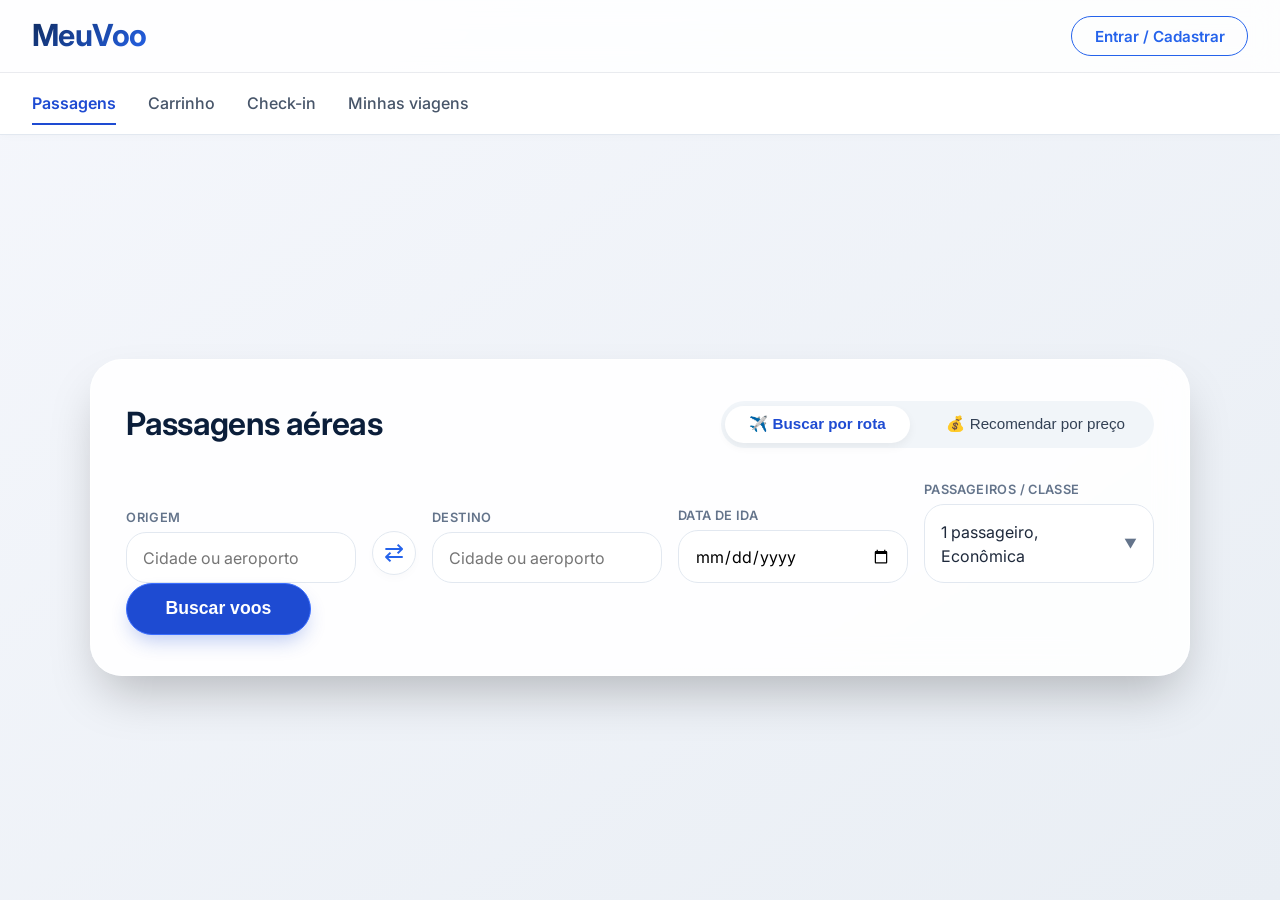
<file: src/main/resources/static/index.html>
<!--
    index.html
    Página inicial do MeuVoo. Permite ao usuário buscar passagens aéreas
    de duas formas: por rota (origem/destino/data) ou por orçamento.
    Exibe os resultados da busca e possibilita adicionar voos ao carrinho.
-->
<!DOCTYPE html>
<html lang="pt-BR">
<head>
    <meta charset="UTF-8">
    <meta name="viewport" content="width=device-width, initial-scale=1.0">
    <title>MeuVoo · Passagens aéreas</title>
    <link rel="stylesheet" href="Public/Styles/index.css">
    <link href="https://fonts.googleapis.com/css2?family=Inter:opsz@14..32&display=swap" rel="stylesheet">
</head>
<body>
<div class="app-wrapper">
    <header class="main-header">
        <div class="header-container">
            <div class="logo">MeuVoo</div>
            <div class="user-area" id="authHeaderArea"></div>
        </div>
    </header>

    <nav class="nav-bar">
        <ul class="nav-links">
            <li class="active"><a href="index.html">Passagens</a></li>
            <li><a href="Public/carrinho.html">Carrinho</a></li>
            <li><a href="Public/checkin.html">Check-in</a></li>
            <li><a href="Public/minhas-viagens.html">Minhas viagens</a></li>
        </ul>
    </nav>

    <main class="search-hero">
        <div class="search-container">
            <div class="search-card">
                <div class="search-header">
                    <h1>Passagens aéreas</h1>
                    <div class="search-mode-toggle">
                        <button type="button" class="mode-btn active" data-mode="route">✈️ Buscar por rota</button>
                        <button type="button" class="mode-btn" data-mode="price">💰 Recomendar por preço</button>
                    </div>
                </div>

                <form id="flightSearchForm" class="flight-form">
                    <div class="form-row mode-fields" id="routeFields">
                        <div class="input-field">
                            <label for="from">Origem</label>
                            <div class="input-icon">
                                <input type="text" id="from" name="from" placeholder="Cidade ou aeroporto" list="cidadesList" required>
                            </div>
                        </div>

                        <div class="swap-icon-wrapper">
                            <button type="button" class="swap-btn" aria-label="Inverter origem e destino">⇄</button>
                        </div>

                        <div class="input-field">
                            <label for="to">Destino</label>
                            <div class="input-icon">
                                <input type="text" id="to" name="to" placeholder="Cidade ou aeroporto" list="cidadesList" required>
                            </div>
                        </div>

                        <div class="input-field">
                            <label for="date">Data de ida</label>
                            <div class="input-icon">
                                <input type="date" id="date" name="date" required>
                            </div>
                        </div>

                        <div class="input-field" id="routePassengerField">
                            <label for="passengersTrigger">Passageiros / Classe</label>
                            <div class="passenger-selector">
                                <div class="selector-trigger" id="passengersTrigger">
                                    <span id="passengersDisplay">1 passageiro, Econômica</span>
                                    <span class="arrow">▼</span>
                                </div>
                                <div class="selector-dropdown" id="passengersDropdown">
                                    <div class="dropdown-section">
                                        <label>Adultos</label>
                                        <div class="counter">
                                            <button type="button" class="counter-btn" data-action="decrement">−</button>
                                            <span id="adultsCount">1</span>
                                            <button type="button" class="counter-btn" data-action="increment">+</button>
                                        </div>
                                    </div>
                                    <div class="dropdown-section">
                                        <label>Classe</label>
                                        <div class="class-options">
                                            <label class="radio-label">
                                                <input type="radio" name="flightClass" value="Econômica" checked> Econômica
                                            </label>
                                            <label class="radio-label">
                                                <input type="radio" name="flightClass" value="Executiva"> Executiva
                                            </label>
                                        </div>
                                    </div>
                                    <button type="button" class="btn-apply" id="applyPassengers">Aplicar</button>
                                </div>
                            </div>
                        </div>
                    </div>

                    <div class="form-row mode-fields" id="priceFields" style="display: none;">
                        <div class="input-field">
                            <label for="priceFrom">Origem</label>
                            <div class="input-icon">
                                <input type="text" id="priceFrom" name="priceFrom" placeholder="Sua cidade" list="cidadesList" required>
                            </div>
                        </div>

                        <div class="input-field">
                            <label for="maxPrice">Valor máximo (R$)</label>
                            <div class="input-icon">
                                <input type="number" id="maxPrice" name="maxPrice" placeholder="Ex: 1500" min="0" step="50" required>
                            </div>
                        </div>

                        <div class="input-field" id="pricePassengerField">
                            <label for="pricePassengersTrigger">Quantos passageiros?</label>
                            <div class="passenger-selector">
                                <div class="selector-trigger" id="pricePassengersTrigger">
                                    <span id="pricePassengersDisplay">1 adulto</span>
                                    <span class="arrow">▼</span>
                                </div>
                                <div class="selector-dropdown" id="pricePassengersDropdown">
                                    <div class="dropdown-section">
                                        <label>Adultos</label>
                                        <div class="counter">
                                            <button type="button" class="counter-btn" data-action="decrement-price">−</button>
                                            <span id="priceAdultsCount">1</span>
                                            <button type="button" class="counter-btn" data-action="increment-price">+</button>
                                        </div>
                                    </div>
                                    <button type="button" class="btn-apply" id="applyPricePassengers">Aplicar</button>
                                </div>
                            </div>
                        </div>
                    </div>

                    <button type="submit" class="btn-search" id="searchButton">Buscar voos</button>
                </form>

                <!-- Datalist com as cidades existentes no backend -->
                <datalist id="cidadesList">
                    <!-- Nacionais -->
                    <option value="São Paulo">GRU</option>
                    <option value="São Paulo (Congonhas)">CGH</option>
                    <option value="Brasília">BSB</option>
                    <option value="Rio de Janeiro">GIG / SDU</option>
                    <option value="Salvador">SSA</option>
                    <option value="Recife">REC</option>
                    <option value="Fortaleza">FOR</option>
                    <option value="Belo Horizonte">CNF</option>
                    <option value="Curitiba">CWB</option>
                    <option value="Porto Alegre">POA</option>
                    <option value="Manaus">MAO</option>
                    <!-- Internacionais -->
                    <option value="Santiago">SCL</option>
                    <option value="Buenos Aires">EZE</option>
                    <option value="Miami">MIA</option>
                    <option value="Nova York">JFK</option>
                    <option value="Lisboa">LIS</option>
                    <option value="Londres">LHR</option>
                    <option value="Paris">CDG</option>
                </datalist>

                <div id="resultadosBusca" class="resultados-busca" style="display: none;">
                    <div class="resultados-header">
                        <h3>Voos encontrados</h3>
                        <span id="quantidadeResultados"></span>
                    </div>
                    <div id="listaVoos" class="lista-voos"></div>
                </div>
            </div>
        </div>
    </main>
</div>

<script src="Public/Scripts/index.js"></script>
<script src="Public/Scripts/auth-header.js"></script>
</body>
</html>
</file>
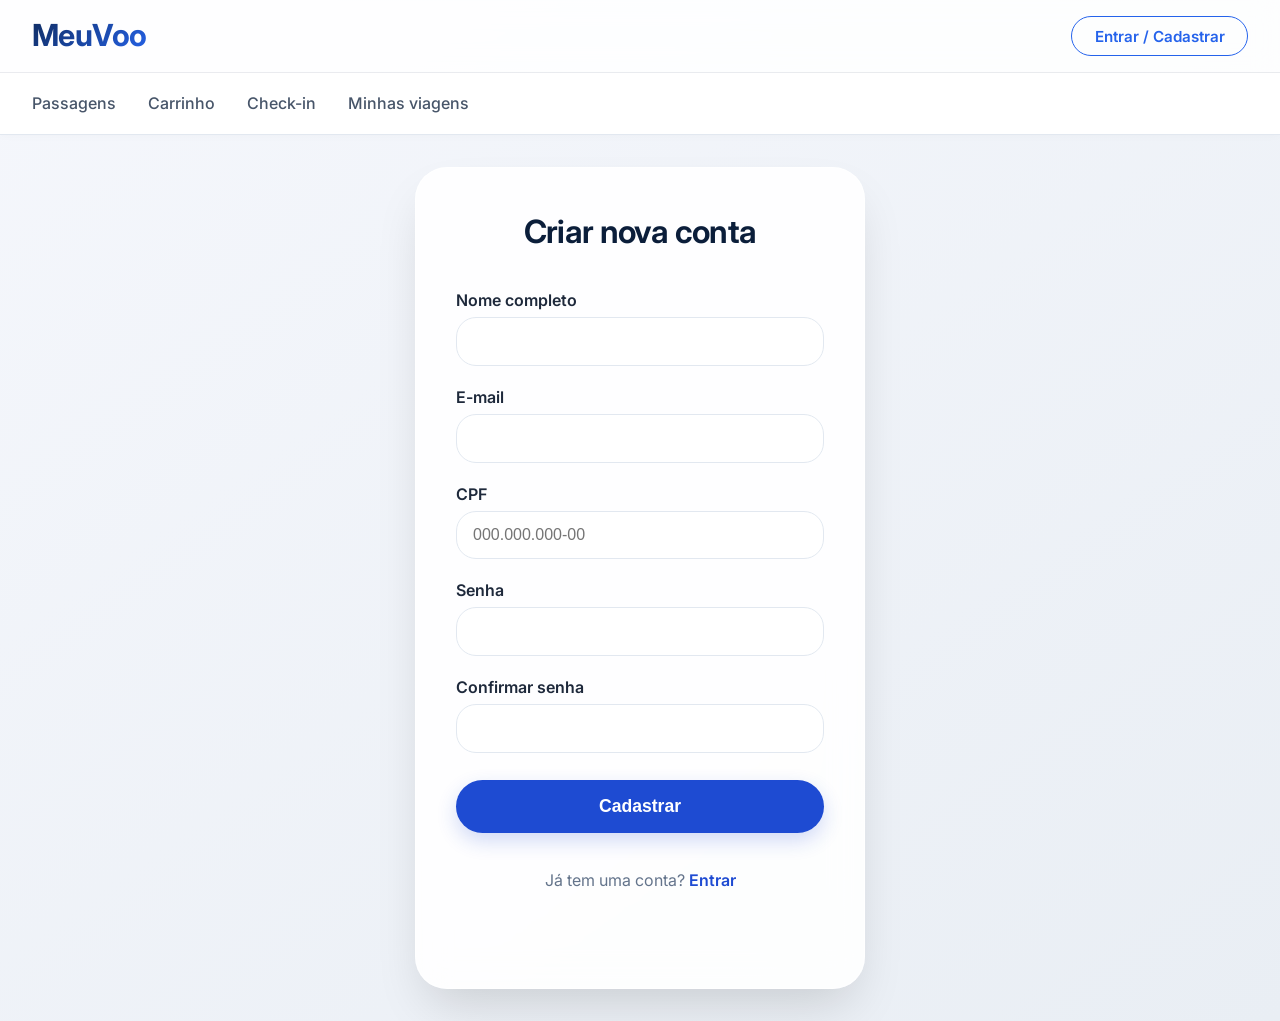
<file: src/main/resources/static/Public/cadastro.html>
<!--
    cadastro.html
    Página de cadastro de novo usuário. Permite criar uma conta informando
    nome, e-mail, CPF e senha. Os dados são enviados para o backend via API.
-->
<!DOCTYPE html>
<html lang="pt-BR">
<head>
    <meta charset="UTF-8">
    <meta name="viewport" content="width=device-width, initial-scale=1.0">
    <title>MeuVoo · Cadastro</title>
    <link rel="stylesheet" href="Styles/index.css">
    <link rel="stylesheet" href="Styles/auth.css">
    <link href="https://fonts.googleapis.com/css2?family=Inter:opsz@14..32&display=swap" rel="stylesheet">
</head>
<body>
<div class="app-wrapper">
    <header class="main-header">
        <div class="header-container">
            <div class="logo">MeuVoo</div>
            <div class="user-area" id="authHeaderArea"></div>
        </div>
    </header>

    <nav class="nav-bar">
        <ul class="nav-links">
            <li><a href="../index.html">Passagens</a></li>
            <li><a href="carrinho.html">Carrinho</a></li>
            <li><a href="checkin.html">Check-in</a></li>
            <li><a href="minhas-viagens.html">Minhas viagens</a></li>
        </ul>
    </nav>

    <main class="auth-main">
        <div class="auth-container">
            <h1 class="auth-titulo">Criar nova conta</h1>
            <form id="cadastroForm" class="auth-form">
                <div class="input-group">
                    <label for="nome">Nome completo</label>
                    <input type="text" id="nome" name="nome" required autocomplete="name">
                </div>
                <div class="input-group">
                    <label for="email">E-mail</label>
                    <input type="email" id="email" name="email" required autocomplete="email">
                </div>
                <div class="input-group">
                    <label for="cpf">CPF</label>
                    <input type="text" id="cpf" name="cpf" required placeholder="000.000.000-00">
                </div>
                <div class="input-group">
                    <label for="password">Senha</label>
                    <input type="password" id="password" name="password" required minlength="6">
                </div>
                <div class="input-group">
                    <label for="confirmPassword">Confirmar senha</label>
                    <input type="password" id="confirmPassword" name="confirmPassword" required>
                </div>
                <button type="submit" class="btn-auth">Cadastrar</button>
                <p class="auth-link">Já tem uma conta? <a href="login.html">Entrar</a></p>
            </form>
            <div id="mensagem" class="mensagem-auth"></div>
        </div>
    </main>
</div>

<script src="Scripts/cadastro.js"></script>
<script src="Scripts/auth-header.js"></script>
</body>
</html>
</file>
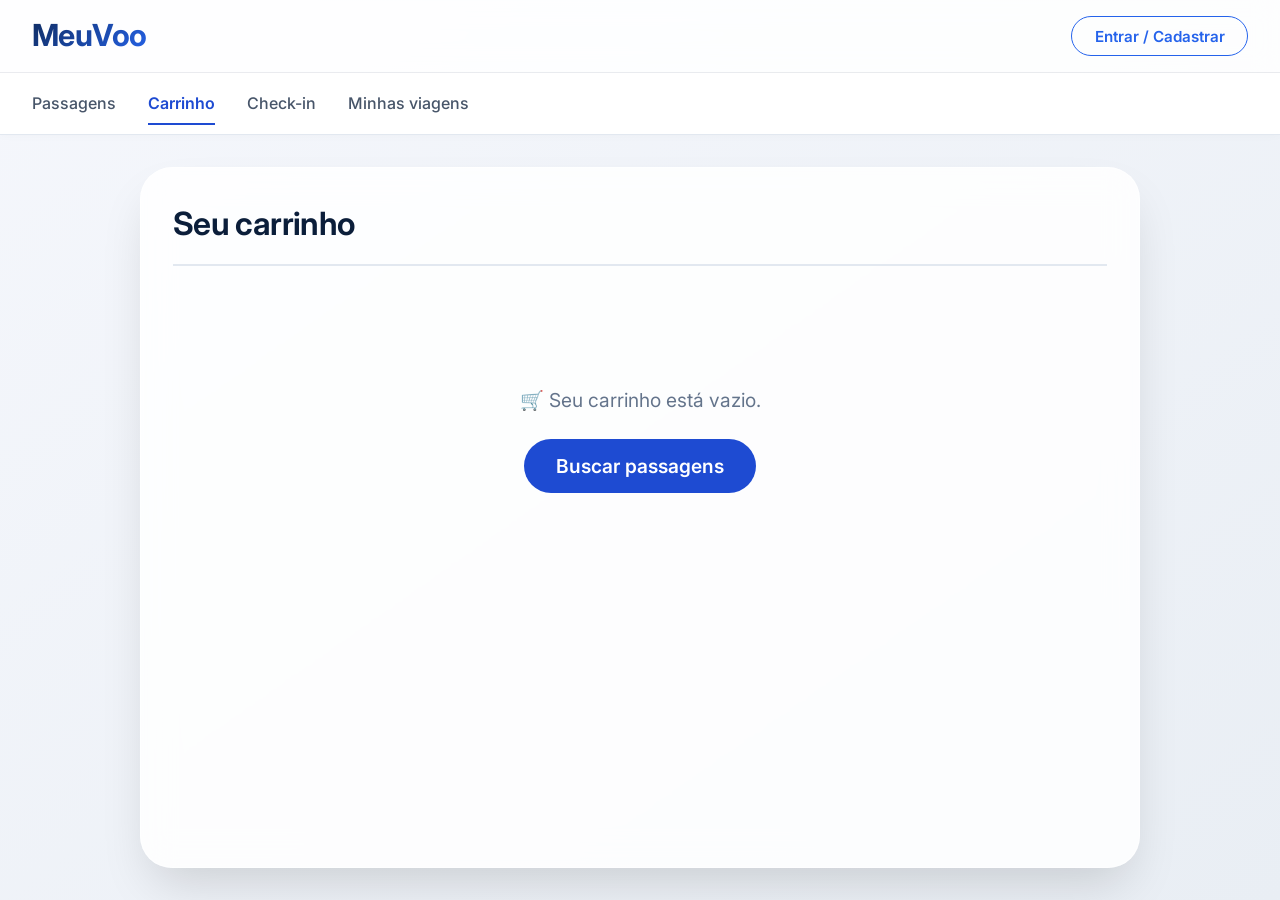
<file: src/main/resources/static/Public/carrinho.html>
<!--
    carrinho.html
    Página de carrinho de compras. Exibe os voos selecionados, permite
    personalizar assentos, bagagens e solicitações especiais, e mostra o
    resumo financeiro antes da finalização da compra.
-->
<!DOCTYPE html>
<html lang="pt-BR">
<head>
    <meta charset="UTF-8">
    <meta name="viewport" content="width=device-width, initial-scale=1.0">
    <title>MeuVoo · Carrinho</title>
    <link rel="stylesheet" href="Styles/index.css">
    <link rel="stylesheet" href="Styles/carrinho.css">
    <link href="https://fonts.googleapis.com/css2?family=Inter:opsz@14..32&display=swap" rel="stylesheet">
</head>
<body>
<div class="app-wrapper">
    <header class="main-header">
        <div class="header-container">
            <div class="logo">MeuVoo</div>
            <div class="user-area" id="authHeaderArea"></div>
        </div>
    </header>

    <nav class="nav-bar">
        <ul class="nav-links">
            <li><a href="../index.html">Passagens</a></li>
            <li class="active"><a href="carrinho.html">Carrinho</a></li>
            <li><a href="checkin.html">Check-in</a></li>
            <li><a href="minhas-viagens.html">Minhas viagens</a></li>
        </ul>
    </nav>

    <main class="carrinho-main">
        <div class="carrinho-container">
            <h1 class="carrinho-titulo">Seu carrinho</h1>

            <div id="itensCarrinho" class="itens-carrinho"></div>

            <div id="carrinhoVazio" class="carrinho-vazio" style="display: none;">
                <p>🛒 Seu carrinho está vazio.</p>
                <a href="../index.html" class="btn-continuar">Buscar passagens</a>
            </div>

            <div id="resumoCarrinho" class="resumo-carrinho" style="display: none;">
                <div class="resumo-header">
                    <h2>Resumo da compra</h2>
                </div>
                <div class="resumo-linha">
                    <span>Subtotal</span>
                    <span id="subtotal">R$ 0,00</span>
                </div>
                <div class="resumo-linha">
                    <span>Taxas e impostos</span>
                    <span id="taxas">R$ 0,00</span>
                </div>
                <div class="resumo-linha total">
                    <span>Total</span>
                    <span id="total">R$ 0,00</span>
                </div>
                <button class="btn-finalizar" id="btnFinalizar">Finalizar compra</button>
            </div>
        </div>
    </main>
</div>

<script src="Scripts/carrinho.js"></script>
<script src="Scripts/auth-header.js"></script>
</body>
</html>
</file>
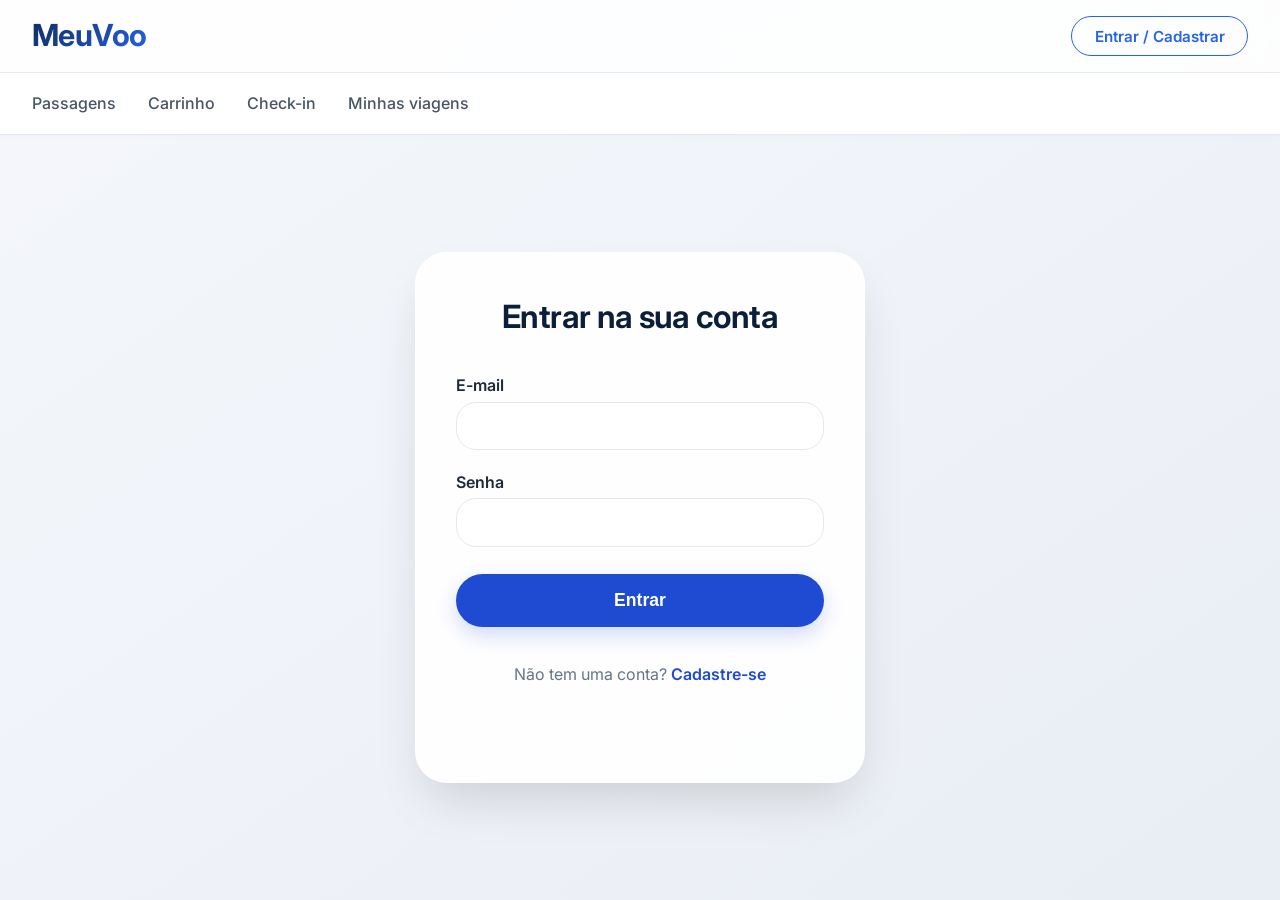
<file: src/main/resources/static/Public/checkin.html>
<!--
    checkin.html
    Página de check‑in online. Permite ao usuário buscar sua reserva pelo
    localizador e sobrenome, confirmar a presença no voo e gerar o cartão
    de embarque para todos os passageiros.
-->
<!DOCTYPE html>
<html lang="pt-BR">
<head>
    <meta charset="UTF-8">
    <meta name="viewport" content="width=device-width, initial-scale=1.0">
    <title>MeuVoo · Check‑in</title>
    <link rel="stylesheet" href="Styles/index.css">
    <link rel="stylesheet" href="Styles/checkin.css">
    <link href="https://fonts.googleapis.com/css2?family=Inter:opsz@14..32&display=swap" rel="stylesheet">
</head>
<body>
<div class="app-wrapper">
    <header class="main-header">
        <div class="header-container">
            <div class="logo">MeuVoo</div>
            <div class="user-area" id="authHeaderArea"></div>
        </div>
    </header>

    <nav class="nav-bar">
        <ul class="nav-links">
            <li><a href="../index.html">Passagens</a></li>
            <li><a href="carrinho.html">Carrinho</a></li>
            <li class="active"><a href="checkin.html">Check-in</a></li>
            <li><a href="minhas-viagens.html">Minhas viagens</a></li>
        </ul>
    </nav>

    <main class="checkin-main">
        <div class="checkin-container">
            <h1 class="checkin-titulo">Check‑in Online</h1>
            <p class="checkin-subtitulo">Confirme sua presença e obtenha seu cartão de embarque.</p>

            <div id="buscaReserva" class="busca-reserva">
                <form id="formCheckin" class="form-checkin">
                    <div class="input-group">
                        <label for="localizador">Localizador da reserva</label>
                        <input type="text" id="localizador" placeholder="Ex: ABC123" maxlength="6" required>
                    </div>
                    <div class="input-group">
                        <label for="sobrenome">Sobrenome do passageiro principal</label>
                        <input type="text" id="sobrenome" placeholder="Ex: Silva" required>
                    </div>
                    <button type="submit" class="btn-buscar">Buscar reserva</button>
                </form>
            </div>

            <div id="detalhesReserva" class="detalhes-reserva" style="display: none;">
                <div class="reserva-card">
                    <div class="reserva-header">
                        <h2>Sua viagem</h2>
                        <span class="status-badge" id="statusCheckin">Check‑in disponível</span>
                    </div>
                    <div class="voo-resumo">
                        <div class="rota-grande">
                            <span id="origemVoo">GRU</span>
                            <span class="icone-voo">✈️</span>
                            <span id="destinoVoo">REC</span>
                        </div>
                        <div class="info-voo">
                            <div><span class="label">Voo:</span> <span id="numeroVoo">MV 1234</span></div>
                            <div><span class="label">Data:</span> <span id="dataVoo">20/05/2026</span></div>
                            <div><span class="label">Horário:</span> <span id="horarioVoo">08:45 - 11:20</span></div>
                            <div><span class="label">Portão:</span> <span id="portao">A definir</span></div>
                        </div>
                    </div>

                    <div class="passageiros-checkin">
                        <h3>Passageiros</h3>
                        <ul id="listaPassageirosCheckin" class="lista-simples"></ul>
                    </div>

                    <div id="cartaoEmbarque" class="cartao-embarque" style="display: none;">
                        <h3>🎫 Cartão de Embarque</h3>
                        <div class="cartao-conteudo">
                            <div class="cartao-header">
                                <span class="cia-cartao" id="ciaCartao">LATAM</span>
                                <span class="voo-cartao" id="vooCartao">MV 1234</span>
                            </div>
                            <div class="cartao-passageiro" id="passageiroCartao">João Silva</div>
                            <div class="cartao-rota" id="rotaCartao">GRU → REC</div>
                            <div class="cartao-info">
                                <div><span>Data:</span> <span id="dataCartao">20/05/2026</span></div>
                                <div><span>Horário:</span> <span id="horarioCartao">08:45</span></div>
                                <div><span>Assento:</span> <span id="assentoCartao">12A</span></div>
                                <div><span>Portão:</span> <span id="portaoCartao">A12</span></div>
                            </div>
                            <div class="cartao-codigo">
                                <div id="codigoBarras" class="codigo-barras"></div>
                            </div>
                        </div>
                    </div>

                    <div class="checkin-acoes">
                        <button class="btn-confirmar" id="btnConfirmarCheckin">Confirmar check‑in</button>
                        <button class="btn-outro" id="btnBuscarOutro">Buscar outra reserva</button>
                    </div>
                </div>
            </div>

            <div id="mensagemFeedback" class="mensagem-feedback"></div>
        </div>
    </main>
</div>

<script src="Scripts/auth-header.js"></script>
<script src="Scripts/checkin.js"></script>
</body>
</html>
</file>
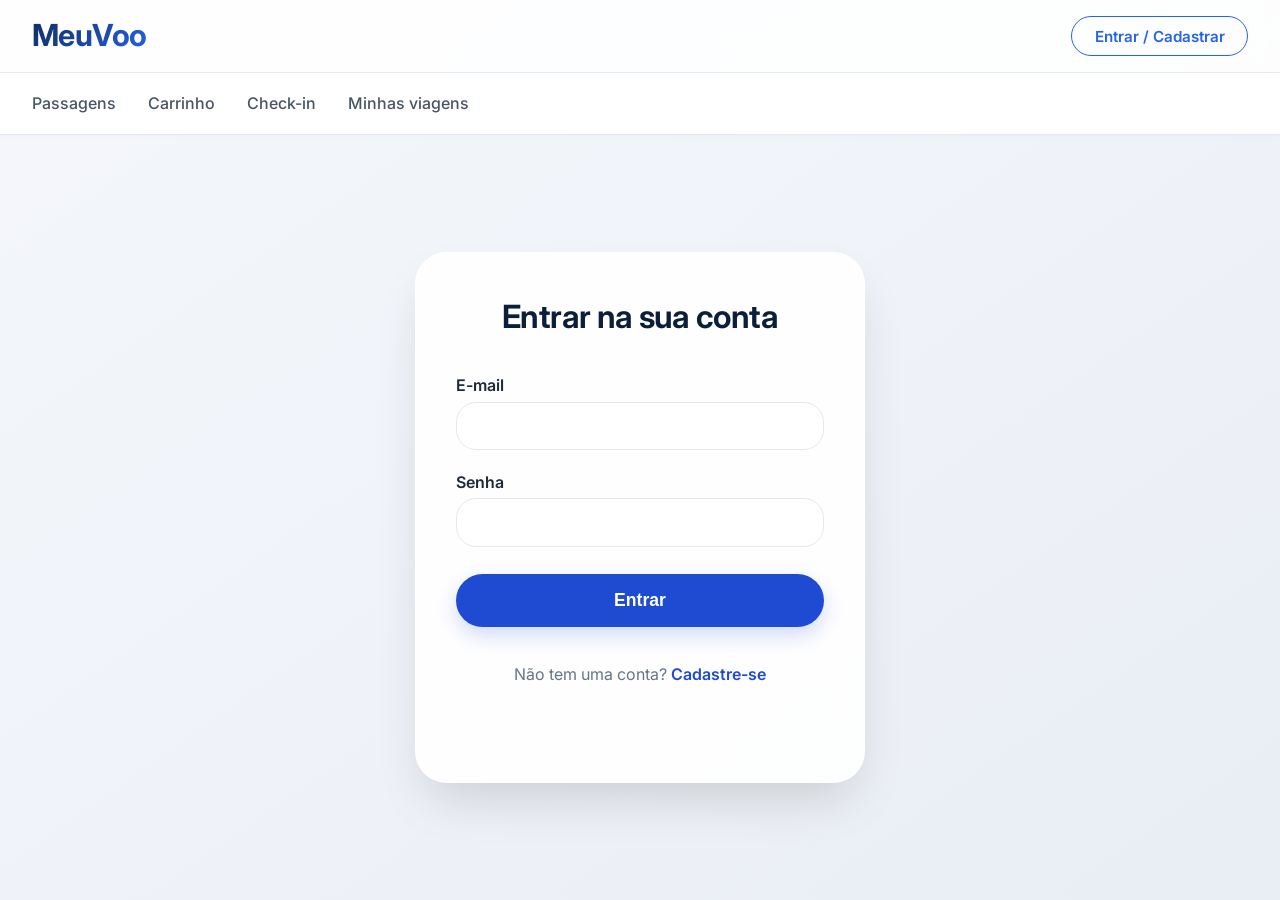
<file: src/main/resources/static/Public/dados-passageiros.html>
<!--
    dados-passageiros.html
    Página de preenchimento dos dados dos passageiros após a finalização da compra.
    Coleta nome, e-mail, data de nascimento, CPF e passaporte de cada passageiro
    e envia as informações para confirmação da reserva.
-->
<!DOCTYPE html>
<html lang="pt-BR">
<head>
    <meta charset="UTF-8">
    <meta name="viewport" content="width=device-width, initial-scale=1.0">
    <title>MeuVoo · Dados dos Passageiros</title>
    <link rel="stylesheet" href="Styles/index.css">
    <link rel="stylesheet" href="Styles/dados-passageiros.css">
    <link href="https://fonts.googleapis.com/css2?family=Inter:opsz@14..32&display=swap" rel="stylesheet">
</head>
<body>
<div class="app-wrapper">
    <header class="main-header">
        <div class="header-container">
            <div class="logo">MeuVoo</div>
            <div class="user-area" id="authHeaderArea"></div>
        </div>
    </header>

    <nav class="nav-bar">
        <ul class="nav-links">
            <li><a href="../index.html">Passagens</a></li>
            <li><a href="carrinho.html">Carrinho</a></li>
            <li><a href="checkin.html">Check-in</a></li>
            <li><a href="minhas-viagens.html">Minhas viagens</a></li>
        </ul>
    </nav>

    <main class="dados-main">
        <div class="dados-container">
            <h1 class="dados-titulo">Dados dos Passageiros</h1>
            <p>Preencha os dados de todos os passageiros para concluir a reserva.</p>

            <div id="reservasContainer"></div>

            <div class="dados-acoes">
                <button class="btn-cancelar" id="btnCancelar">Cancelar</button>
                <button class="btn-confirmar" id="btnConfirmar">Confirmar reserva</button>
            </div>
        </div>
    </main>
</div>

<script src="Scripts/auth-header.js"></script>
<script src="Scripts/dados-passageiros.js"></script>
</body>
</html>
</file>
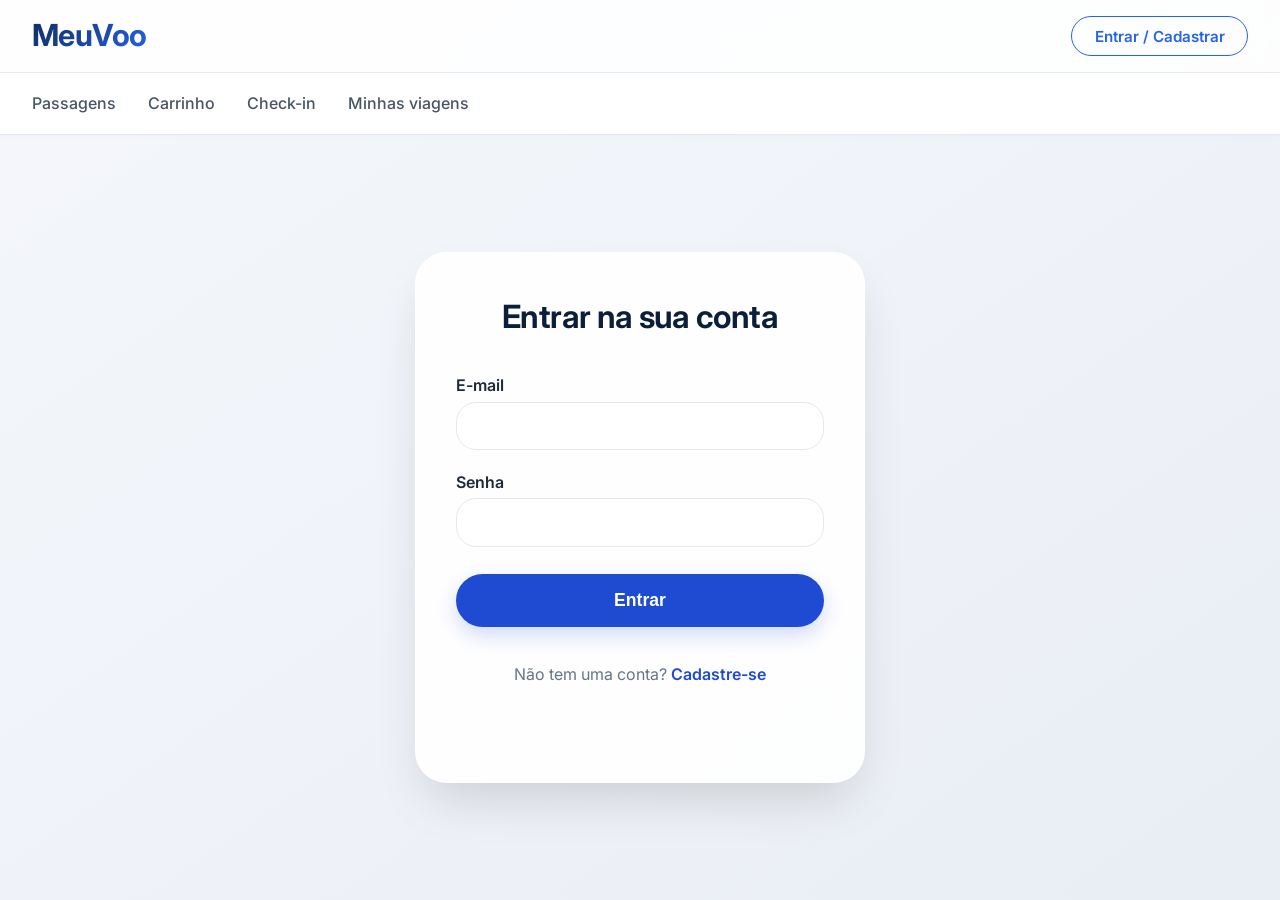
<file: src/main/resources/static/Public/login.html>
<!--
    login.html
    Página de autenticação de usuário. Permite que usuários cadastrados
    acessem o sistema informando e‑mail e senha.
-->
<!DOCTYPE html>
<html lang="pt-BR">
<head>
    <meta charset="UTF-8">
    <meta name="viewport" content="width=device-width, initial-scale=1.0">
    <title>MeuVoo · Entrar</title>
    <link rel="stylesheet" href="Styles/index.css">
    <link rel="stylesheet" href="Styles/auth.css">
    <link href="https://fonts.googleapis.com/css2?family=Inter:opsz@14..32&display=swap" rel="stylesheet">
</head>
<body>
<div class="app-wrapper">
    <header class="main-header">
        <div class="header-container">
            <div class="logo">MeuVoo</div>
            <div class="user-area" id="authHeaderArea"></div>
        </div>
    </header>

    <nav class="nav-bar">
        <ul class="nav-links">
            <li><a href="../index.html">Passagens</a></li>
            <li><a href="carrinho.html">Carrinho</a></li>
            <li><a href="checkin.html">Check-in</a></li>
            <li><a href="minhas-viagens.html">Minhas viagens</a></li>
        </ul>
    </nav>

    <main class="auth-main">
        <div class="auth-container">
            <h1 class="auth-titulo">Entrar na sua conta</h1>
            <form id="loginForm" class="auth-form">
                <div class="input-group">
                    <label for="email">E-mail</label>
                    <input type="email" id="email" name="email" required autocomplete="email">
                </div>
                <div class="input-group">
                    <label for="password">Senha</label>
                    <input type="password" id="password" name="password" required autocomplete="current-password">
                </div>
                <button type="submit" class="btn-auth">Entrar</button>
                <p class="auth-link">Não tem uma conta? <a href="cadastro.html">Cadastre-se</a></p>
            </form>
            <div id="mensagem" class="mensagem-auth"></div>
        </div>
    </main>
</div>

<script src="Scripts/login.js"></script>
<script src="Scripts/auth-header.js"></script>
</body>
</html>
</file>
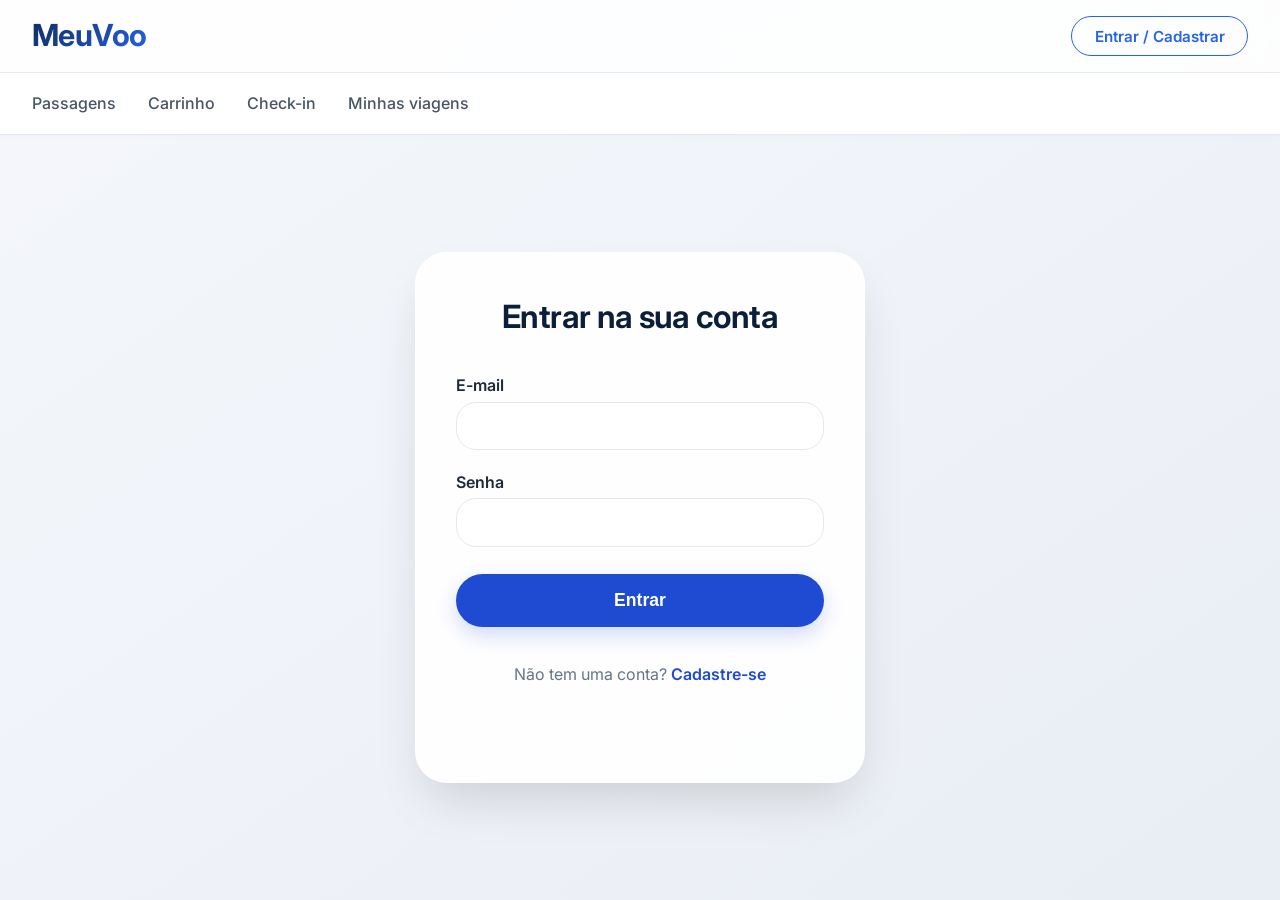
<file: src/main/resources/static/Public/minhas-viagens.html>
<!--
    minhas-viagens.html
    Página de histórico de reservas do usuário. Exibe todas as viagens
    confirmadas e canceladas, com opções de detalhes, check‑in (quando disponível),
    simulação de reembolso e cancelamento.
-->
<!DOCTYPE html>
<html lang="pt-BR">
<head>
    <meta charset="UTF-8">
    <meta name="viewport" content="width=device-width, initial-scale=1.0">
    <title>MeuVoo · Minhas Viagens</title>
    <link rel="stylesheet" href="Styles/index.css">
    <link rel="stylesheet" href="Styles/minhas-viagens.css">
    <link href="https://fonts.googleapis.com/css2?family=Inter:opsz@14..32&display=swap" rel="stylesheet">
</head>
<body>
<div class="app-wrapper">
    <header class="main-header">
        <div class="header-container">
            <div class="logo">MeuVoo</div>
            <div class="user-area" id="authHeaderArea"></div>
        </div>
    </header>

    <nav class="nav-bar">
        <ul class="nav-links">
            <li><a href="../index.html">Passagens</a></li>
            <li><a href="carrinho.html">Carrinho</a></li>
            <li><a href="checkin.html">Check-in</a></li>
            <li class="active"><a href="minhas-viagens.html">Minhas viagens</a></li>
        </ul>
    </nav>

    <main class="viagens-main">
        <div class="viagens-container">
            <h1 class="viagens-titulo">Minhas Viagens</h1>
            <div id="listaViagens" class="lista-viagens"></div>
            <div id="mensagemVazio" class="mensagem-vazio" style="display: none;">
                <p>🌍 Você ainda não possui viagens.</p>
                <a href="../index.html" class="btn-buscar">Buscar passagens</a>
            </div>
        </div>
    </main>
</div>

<script src="Scripts/auth-header.js"></script>
<script src="Scripts/minhas-viagens.js"></script>
</body>
</html>
</file>
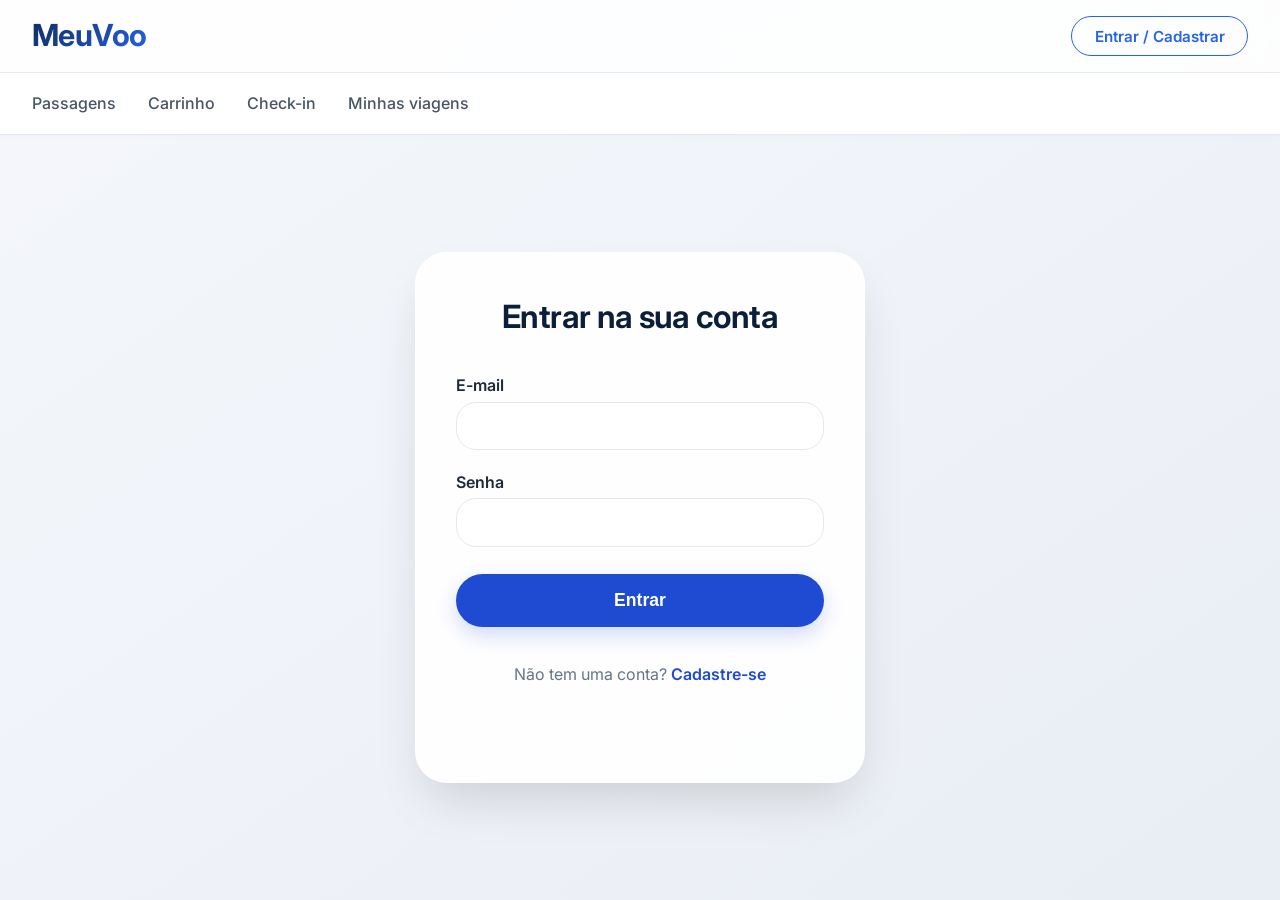
<file: src/main/resources/static/Public/reembolso.html>
<!--
    reembolso.html
    Página de simulação de reembolso. Exibe o valor estimado a ser devolvido
    em caso de cancelamento, com base na política de cancelamento vigente
    (regras de antecedência). Permite confirmar o cancelamento da reserva.
-->
<!DOCTYPE html>
<html lang="pt-BR">
<head>
    <meta charset="UTF-8">
    <meta name="viewport" content="width=device-width, initial-scale=1.0">
    <title>MeuVoo · Simulador de Reembolso</title>
    <link rel="stylesheet" href="Styles/index.css">
    <link rel="stylesheet" href="Styles/reembolso.css">
    <link href="https://fonts.googleapis.com/css2?family=Inter:opsz@14..32&display=swap" rel="stylesheet">
</head>
<body>
<div class="app-wrapper">
    <header class="main-header">
        <div class="header-container">
            <div class="logo">MeuVoo</div>
            <div class="user-area" id="authHeaderArea"></div>
        </div>
    </header>

    <nav class="nav-bar">
        <ul class="nav-links">
            <li><a href="../index.html">Passagens</a></li>
            <li><a href="carrinho.html">Carrinho</a></li>
            <li><a href="checkin.html">Check-in</a></li>
            <li><a href="minhas-viagens.html">Minhas viagens</a></li>
        </ul>
    </nav>

    <main class="reembolso-main">
        <div class="reembolso-container">
            <h1 class="reembolso-titulo">Simulador de Reembolso</h1>
            <div id="detalhesReserva" class="detalhes-reserva"></div>
            <div id="simulacaoReembolso" class="simulacao-reembolso" style="display: none;">
                <div class="resultado-simulacao">
                    <h2>Valor estimado de reembolso</h2>
                    <p class="valor-reembolso" id="valorReembolso">R$ 0,00</p>
                    <p class="detalhe-calculo" id="detalheCalculo"></p>
                </div>
                <div class="reembolso-acoes">
                    <button class="btn-cancelar-reembolso" id="btnCancelarReembolso">Cancelar operação</button>
                    <button class="btn-confirmar-reembolso" id="btnConfirmarReembolso">Confirmar cancelamento e reembolso</button>
                </div>
            </div>
            <div id="mensagemFeedback" class="mensagem-feedback"></div>
        </div>
    </main>
</div>

<script src="Scripts/auth-header.js"></script>
<script src="Scripts/reembolso.js"></script>
</body>
</html>
</file>
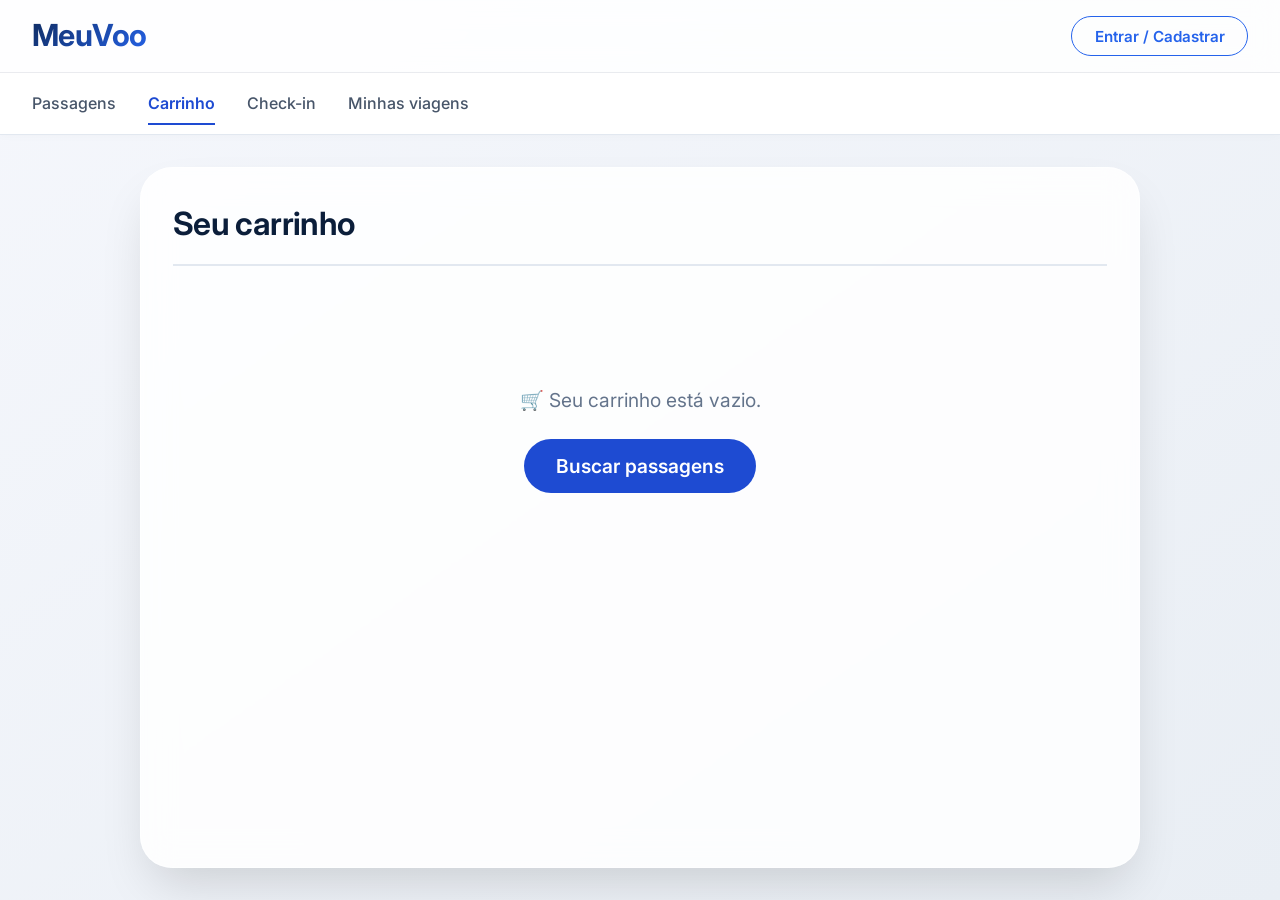
<file: src/main/resources/static/Public/solicitacoes.html>
<!--
    solicitacoes.html
    Página de solicitações especiais. Permite que o usuário informe necessidades
    de acessibilidade (cadeira de rodas, acompanhante) e restrições alimentares
    (vegetariana, vegana, sem glúten, kosher) para cada passageiro do voo.
-->
<!DOCTYPE html>
<html lang="pt-BR">
<head>
    <meta charset="UTF-8">
    <meta name="viewport" content="width=device-width, initial-scale=1.0">
    <title>MeuVoo · Solicitações Especiais</title>
    <link rel="stylesheet" href="Styles/index.css">
    <link rel="stylesheet" href="Styles/solicitacoes.css">
    <link href="https://fonts.googleapis.com/css2?family=Inter:opsz@14..32&display=swap" rel="stylesheet">
</head>
<body>
<div class="app-wrapper">
    <header class="main-header">
        <div class="header-container">
            <div class="logo">MeuVoo</div>
            <div class="user-area" id="authHeaderArea"></div>
        </div>
    </header>

    <nav class="nav-bar">
        <ul class="nav-links">
            <li><a href="../index.html">Passagens</a></li>
            <li><a href="carrinho.html">Carrinho</a></li>
            <li><a href="checkin.html">Check-in</a></li>
            <li><a href="minhas-viagens.html">Minhas viagens</a></li>
        </ul>
    </nav>

    <main class="solicitacoes-main">
        <div class="solicitacoes-container">
            <h1 class="solicitacoes-titulo">Solicitações Especiais</h1>
            <div id="vooInfo" class="voo-info-resumo"></div>

            <form id="formSolicitacoes">
                <div id="listaPassageiros" class="lista-passageiros"></div>

                <div class="solicitacoes-acoes">
                    <button type="button" class="btn-cancelar" id="btnCancelar">Cancelar</button>
                    <button type="submit" class="btn-salvar" id="btnSalvar">Salvar</button>
                </div>
            </form>
        </div>
    </main>
</div>

<script src="Scripts/solicitacoes.js"></script>
<script src="Scripts/auth-header.js"></script>
</body>
</html>
</file>
<file: src/main/resources/static/Public/Styles/index.css>
/*
 * index.css
 *
 * Estilos globais e da página inicial. Define a aparência do cabeçalho,
 * navegação, formulários de busca, cards de resultados e componentes
 * reutilizáveis como o seletor de passageiros e o toggle de modo de busca.
 */

/* ---------- RESET E ESTILOS GLOBAIS ---------- */
* {
    margin: 0;
    padding: 0;
    box-sizing: border-box;
}

body {
    font-family: 'Inter', system-ui, -apple-system, sans-serif;
    background: linear-gradient(145deg, #f5f7fc 0%, #e9eef4 100%);
    min-height: 100vh;
    color: #1e293b;
    line-height: 1.5;
}

.app-wrapper {
    display: flex;
    flex-direction: column;
    min-height: 100vh;
}

/* ---------- CABEÇALHO PRINCIPAL ---------- */
.main-header {
    background: rgba(255, 255, 255, 0.85);
    backdrop-filter: blur(12px);
    -webkit-backdrop-filter: blur(12px);
    border-bottom: 1px solid rgba(0, 20, 50, 0.08);
    padding: 0 2rem;
}

.header-container {
    max-width: 1280px;
    margin: 0 auto;
    display: flex;
    align-items: center;
    justify-content: space-between;
    height: 72px;
}

.logo {
    font-size: 1.9rem;
    font-weight: 700;
    letter-spacing: -0.02em;
    background: linear-gradient(135deg, #0f2b5e, #2563eb);
    -webkit-background-clip: text;
    background-clip: text;
    color: transparent;
}

.btn-login {
    background: transparent;
    border: 1.5px solid #2563eb;
    color: #2563eb;
    font-weight: 600;
    padding: 0.6rem 1.4rem;
    border-radius: 40px;
    text-decoration: none;
    font-size: 0.95rem;
    transition: all 0.2s ease;
}

.btn-login:hover {
    background: #2563eb;
    color: white;
    box-shadow: 0 4px 10px rgba(37, 99, 235, 0.2);
}

/* ---------- BARRA DE NAVEGAÇÃO ---------- */
.nav-bar {
    background: white;
    border-bottom: 1px solid #e2e8f0;
    padding: 0 2rem;
    box-shadow: 0 2px 8px rgba(0,0,0,0.02);
}

.nav-links {
    max-width: 1280px;
    margin: 0 auto;
    display: flex;
    list-style: none;
    gap: 2rem;
    padding: 0.6rem 0;
    flex-wrap: wrap;
}

.nav-links a {
    text-decoration: none;
    color: #475569;
    font-weight: 500;
    padding: 0.5rem 0;
    display: inline-block;
    border-bottom: 2px solid transparent;
    transition: all 0.15s;
}

.nav-links li.active a {
    color: #1e4bd2;
    border-bottom-color: #1e4bd2;
    font-weight: 600;
}

.nav-links a:hover {
    color: #0f2b5e;
    border-bottom-color: #94a3b8;
}

/* ---------- ÁREA DE BUSCA (HERO) ---------- */
.search-hero {
    flex: 1;
    display: flex;
    align-items: center;
    justify-content: center;
    padding: 2rem;
}

.search-container {
    width: 100%;
    max-width: 1100px;
    margin: 0 auto;
}

.search-card {
    background: rgba(255,255,255,0.9);
    backdrop-filter: blur(16px);
    -webkit-backdrop-filter: blur(16px);
    border-radius: 32px;
    box-shadow: 0 25px 50px -12px rgba(0, 0, 0, 0.25);
    padding: 2.5rem 2.2rem;
    border: 1px solid rgba(255,255,255,0.6);
}

.search-header {
    display: flex;
    align-items: center;
    justify-content: space-between;
    margin-bottom: 2rem;
    flex-wrap: wrap;
    gap: 1rem;
}

.search-header h1 {
    font-size: 2rem;
    font-weight: 650;
    letter-spacing: -0.02em;
    color: #0b1e3a;
}

/* ---------- TOGGLE DE MODO DE BUSCA ---------- */
.search-mode-toggle {
    display: flex;
    gap: 0.8rem;
    background: #f1f5f9;
    padding: 0.3rem;
    border-radius: 60px;
}

.mode-btn {
    background: transparent;
    border: none;
    padding: 0.6rem 1.5rem;
    border-radius: 40px;
    font-weight: 500;
    color: #334155;
    cursor: pointer;
    transition: all 0.2s;
    font-size: 0.95rem;
    display: flex;
    align-items: center;
    gap: 6px;
}

.mode-btn.active {
    background: white;
    color: #1e4bd2;
    box-shadow: 0 4px 10px rgba(0,0,0,0.05);
    font-weight: 600;
}

.mode-btn:hover:not(.active) {
    background: rgba(255,255,255,0.6);
}

/* ---------- FORMULÁRIO DE BUSCA ---------- */
.flight-form .form-row {
    display: flex;
    align-items: flex-end;
    gap: 1rem;
    flex-wrap: wrap;
}

.mode-fields {
    width: 100%;
}

.input-field {
    flex: 1 1 160px;
    min-width: 140px;
}

.input-field label {
    display: block;
    font-size: 0.8rem;
    font-weight: 600;
    text-transform: uppercase;
    letter-spacing: 0.03em;
    color: #64748b;
    margin-bottom: 0.3rem;
}

.input-icon input {
    width: 100%;
    padding: 0.9rem 1rem;
    border: 1.5px solid #e2e8f0;
    border-radius: 20px;
    font-size: 1rem;
    background: white;
    transition: border 0.2s, box-shadow 0.2s;
    font-family: inherit;
}

.input-icon input:focus {
    outline: none;
    border-color: #2563eb;
    box-shadow: 0 0 0 4px rgba(37,99,235,0.1);
}

.input-icon input[readonly] {
    background: #f8fafc;
    color: #1e293b;
    cursor: default;
}

.swap-icon-wrapper {
    display: flex;
    align-items: center;
    margin-bottom: 0.5rem;
}

.swap-btn {
    background: white;
    border: 1.5px solid #e2e8f0;
    width: 44px;
    height: 44px;
    border-radius: 30px;
    font-size: 1.5rem;
    font-weight: 300;
    color: #2563eb;
    cursor: pointer;
    display: flex;
    align-items: center;
    justify-content: center;
    transition: all 0.2s;
    box-shadow: 0 4px 8px rgba(0,0,0,0.02);
}

.swap-btn:hover {
    background: #2563eb;
    color: white;
    border-color: #2563eb;
    transform: scale(1.02);
}

.btn-search {
    background: #1e4bd2;
    color: white;
    border: none;
    padding: 0.9rem 2.4rem;
    border-radius: 40px;
    font-weight: 700;
    font-size: 1.1rem;
    cursor: pointer;
    transition: all 0.2s;
    box-shadow: 0 10px 20px -5px rgba(30, 75, 210, 0.3);
    border: 1px solid #3b6eff;
    min-width: 160px;
    margin-left: auto;
}

.btn-search:hover {
    background: #0f2b8a;
    transform: translateY(-2px);
    box-shadow: 0 16px 24px -6px rgba(30, 75, 210, 0.4);
}

/* ---------- SELETOR DE PASSAGEIROS/CLASSE ---------- */
.passenger-selector {
    position: relative;
    width: 100%;
}

.selector-trigger {
    display: flex;
    align-items: center;
    justify-content: space-between;
    padding: 0.9rem 1rem;
    background: white;
    border: 1.5px solid #e2e8f0;
    border-radius: 20px;
    cursor: pointer;
    transition: border 0.2s, box-shadow 0.2s;
    font-size: 1rem;
    color: #1e293b;
    user-select: none;
}

.selector-trigger:hover {
    border-color: #2563eb;
}

.arrow {
    font-size: 0.8rem;
    color: #64748b;
    transition: transform 0.2s;
}

.selector-dropdown {
    position: absolute;
    top: calc(100% + 8px);
    left: 0;
    right: 0;
    background: white;
    border-radius: 20px;
    box-shadow: 0 15px 30px -8px rgba(0,0,0,0.15);
    border: 1px solid #e2e8f0;
    padding: 1.2rem;
    z-index: 100;
    display: none;
}

.selector-dropdown.show {
    display: block;
}

.dropdown-section {
    margin-bottom: 1.2rem;
}

.dropdown-section label {
    display: block;
    font-size: 0.85rem;
    font-weight: 600;
    color: #334155;
    margin-bottom: 0.5rem;
    text-transform: none;
    letter-spacing: normal;
}

.counter {
    display: flex;
    align-items: center;
    gap: 0.8rem;
    background: #f8fafc;
    padding: 0.3rem;
    border-radius: 40px;
    width: fit-content;
}

.counter-btn {
    width: 36px;
    height: 36px;
    border-radius: 40px;
    border: none;
    background: white;
    font-size: 1.4rem;
    font-weight: 400;
    color: #2563eb;
    cursor: pointer;
    box-shadow: 0 2px 6px rgba(0,0,0,0.03);
    transition: all 0.15s;
    display: flex;
    align-items: center;
    justify-content: center;
}

.counter-btn:hover {
    background: #2563eb;
    color: white;
}

#adultsCount {
    font-weight: 600;
    min-width: 24px;
    text-align: center;
}

.class-options {
    display: flex;
    gap: 1.5rem;
}

.radio-label {
    display: flex;
    align-items: center;
    gap: 0.4rem;
    font-weight: 400;
    cursor: pointer;
    font-size: 0.95rem;
}

.radio-label input {
    accent-color: #2563eb;
    width: 18px;
    height: 18px;
}

.btn-apply {
    background: #1e4bd2;
    color: white;
    border: none;
    padding: 0.7rem 1.2rem;
    border-radius: 40px;
    font-weight: 600;
    font-size: 0.9rem;
    cursor: pointer;
    width: 100%;
    margin-top: 0.5rem;
    transition: background 0.2s;
}

.btn-apply:hover {
    background: #0f2b8a;
}

/* ---------- RESULTADOS DA BUSCA ---------- */
.resultados-busca {
    margin-top: 2.5rem;
    border-top: 2px solid #e2e8f0;
    padding-top: 2rem;
}

.resultados-header {
    display: flex;
    align-items: baseline;
    justify-content: space-between;
    margin-bottom: 1.5rem;
}

.resultados-header h3 {
    font-size: 1.4rem;
    color: #0b1e3a;
}

#quantidadeResultados {
    color: #64748b;
    font-weight: 500;
}

.lista-voos {
    display: flex;
    flex-direction: column;
    gap: 1rem;
}

.voo-card {
    background: white;
    border-radius: 20px;
    padding: 1.2rem 1.5rem;
    box-shadow: 0 4px 12px rgba(0,0,0,0.04);
    border: 1px solid #edf2f7;
    display: flex;
    align-items: center;
    justify-content: space-between;
    flex-wrap: wrap;
    gap: 1rem;
    transition: transform 0.1s;
}

.voo-card:hover {
    box-shadow: 0 8px 20px rgba(0,0,0,0.06);
}

.voo-info {
    flex: 2;
    min-width: 200px;
}

.voo-rota {
    font-size: 1.3rem;
    font-weight: 600;
    color: #1e293b;
    margin-bottom: 0.3rem;
}

.voo-rota .seta {
    color: #2563eb;
    margin: 0 0.5rem;
}

.voo-detalhes {
    color: #475569;
    font-size: 0.9rem;
}

.voo-preco {
    text-align: right;
    min-width: 120px;
}

.voo-preco .preco {
    font-size: 1.5rem;
    font-weight: 700;
    color: #1e4bd2;
    display: block;
}

.voo-preco .por-pessoa {
    font-size: 0.8rem;
    font-weight: 400;
    color: #64748b;
    margin-left: 2px;
}

.voo-preco .assentos {
    font-size: 0.8rem;
    color: #64748b;
}

.btn-selecionar {
    background: #1e4bd2;
    color: white;
    border: none;
    padding: 0.7rem 1.8rem;
    border-radius: 40px;
    font-weight: 600;
    cursor: pointer;
    transition: background 0.2s;
}

.btn-selecionar:hover {
    background: #0f2b8a;
}

.sem-resultados {
    text-align: center;
    padding: 2rem;
    color: #64748b;
    font-size: 1.1rem;
}

/* ---------- COMPONENTES DE AUTENTICAÇÃO ---------- */
.user-greeting {
    margin-right: 1rem;
    font-weight: 500;
    color: #1e293b;
}

.btn-logout {
    background: transparent;
    border: 1.5px solid #dc2626;
    color: #dc2626;
    font-weight: 600;
    padding: 0.5rem 1.2rem;
    border-radius: 40px;
    cursor: pointer;
    transition: all 0.2s;
}

.btn-logout:hover {
    background: #fee2e2;
}

/* ---------- RESPONSIVIDADE ---------- */
@media (max-width: 850px) {
    .search-header {
        flex-direction: column;
        align-items: flex-start;
    }

    .flight-form .form-row {
        flex-direction: column;
        align-items: stretch;
    }

    .input-field {
        width: 100%;
    }

    .swap-icon-wrapper {
        align-self: center;
        margin: 0.25rem 0;
    }

    .btn-search {
        width: 100%;
        margin-left: 0;
    }

    .nav-links {
        gap: 1.2rem;
    }

    .main-header, .nav-bar {
        padding-left: 1rem;
        padding-right: 1rem;
    }
}

@media (max-width: 600px) {
    .search-mode-toggle {
        width: 100%;
        justify-content: center;
    }

    .mode-btn {
        padding: 0.5rem 1rem;
        font-size: 0.85rem;
    }

    .voo-card {
        flex-direction: column;
        align-items: flex-start;
    }

    .voo-preco {
        text-align: left;
        width: 100%;
    }

    .btn-selecionar {
        width: 100%;
    }
}

@media (max-width: 480px) {
    .search-card {
        padding: 1.5rem;
    }

    .search-header h1 {
        font-size: 1.6rem;
    }
}
</file>
<file: src/main/resources/static/Public/Styles/auth.css>
/*
 * auth.css
 *
 * Estilos compartilhados pelas páginas de autenticação (login e cadastro).
 * Define a aparência dos formulários, campos de entrada, botões e mensagens.
 */

/* ---------- CONTAINER PRINCIPAL ---------- */
.auth-main {
    flex: 1;
    display: flex;
    justify-content: center;
    align-items: center;
    padding: 2rem;
}

.auth-container {
    max-width: 450px;
    width: 100%;
    background: rgba(255,255,255,0.9);
    backdrop-filter: blur(16px);
    border-radius: 32px;
    padding: 2.5rem;
    box-shadow: 0 25px 50px -12px rgba(0,0,0,0.15);
    border: 1px solid rgba(255,255,255,0.6);
}

/* ---------- TÍTULO ---------- */
.auth-titulo {
    font-size: 2rem;
    font-weight: 650;
    letter-spacing: -0.02em;
    color: #0b1e3a;
    margin-bottom: 2rem;
    text-align: center;
}

/* ---------- FORMULÁRIO ---------- */
.auth-form {
    display: flex;
    flex-direction: column;
    gap: 1.2rem;
}

.input-group {
    display: flex;
    flex-direction: column;
    gap: 0.3rem;
}

.input-group label {
    font-weight: 600;
    color: #1e293b;
}

.input-group input {
    padding: 0.9rem 1rem;
    border: 1.5px solid #e2e8f0;
    border-radius: 20px;
    font-size: 1rem;
    transition: border 0.2s, box-shadow 0.2s;
}

.input-group input:focus {
    outline: none;
    border-color: #2563eb;
    box-shadow: 0 0 0 4px rgba(37,99,235,0.1);
}

/* ---------- BOTÃO PRINCIPAL ---------- */
.btn-auth {
    background: #1e4bd2;
    color: white;
    border: none;
    padding: 1rem;
    border-radius: 40px;
    font-weight: 700;
    font-size: 1.1rem;
    cursor: pointer;
    transition: background 0.2s, transform 0.1s;
    margin-top: 0.5rem;
    box-shadow: 0 8px 20px rgba(30, 75, 210, 0.2);
}

.btn-auth:hover {
    background: #0f2b8a;
    transform: translateY(-2px);
}

/* ---------- LINK PARA TROCA DE PÁGINA ---------- */
.auth-link {
    text-align: center;
    color: #64748b;
    margin-top: 1rem;
}

.auth-link a {
    color: #1e4bd2;
    text-decoration: none;
    font-weight: 600;
}

/* ---------- MENSAGENS DE FEEDBACK ---------- */
.mensagem-auth {
    margin-top: 1.5rem;
    text-align: center;
    min-height: 2rem;
    color: #dc2626;
    font-weight: 500;
}
</file>
<file: src/main/resources/static/Public/Styles/carrinho.css>
/*
 * carrinho.css
 *
 * Estilos para a página do carrinho de compras.
 * Define a aparência dos itens do carrinho, resumo financeiro,
 * botões de personalização e ações.
 */

/* ---------- CONTAINER PRINCIPAL ---------- */
.carrinho-main {
    flex: 1;
    padding: 2rem;
    display: flex;
    justify-content: center;
}

.carrinho-container {
    max-width: 1000px;
    width: 100%;
    background: rgba(255,255,255,0.85);
    backdrop-filter: blur(16px);
    -webkit-backdrop-filter: blur(16px);
    border-radius: 32px;
    box-shadow: 0 25px 50px -12px rgba(0, 0, 0, 0.15);
    padding: 2rem;
    border: 1px solid rgba(255,255,255,0.6);
}

/* ---------- CABEÇALHO ---------- */
.carrinho-titulo {
    font-size: 2rem;
    font-weight: 650;
    letter-spacing: -0.02em;
    color: #0b1e3a;
    margin-bottom: 2rem;
    border-bottom: 2px solid #e2e8f0;
    padding-bottom: 1rem;
}

/* ---------- LISTA DE ITENS ---------- */
.itens-carrinho {
    display: flex;
    flex-direction: column;
    gap: 1.2rem;
    margin-bottom: 2.5rem;
}

.item-carrinho {
    display: flex;
    align-items: center;
    justify-content: space-between;
    background: white;
    border-radius: 24px;
    padding: 1.2rem 1.5rem;
    box-shadow: 0 4px 12px rgba(0,0,0,0.04);
    border: 1px solid #edf2f7;
    transition: transform 0.1s ease;
}

.item-carrinho:hover {
    box-shadow: 0 8px 20px rgba(0,0,0,0.06);
}

.item-info {
    display: flex;
    flex-direction: column;
    gap: 0.4rem;
}

.item-rota {
    font-size: 1.3rem;
    font-weight: 600;
    color: #1e293b;
}

.item-detalhes {
    display: flex;
    flex-wrap: wrap;
    gap: 1.2rem;
    font-size: 0.9rem;
    color: #475569;
}

.item-detalhes span {
    display: flex;
    align-items: center;
    gap: 0.3rem;
}

.item-preco-unitario {
    font-size: 0.9rem;
    color: #475569;
    margin-top: 0.2rem;
}

/* ---------- AÇÕES DO ITEM ---------- */
.item-acoes {
    display: flex;
    align-items: center;
    gap: 1.5rem;
    flex-wrap: wrap;
}

.item-preco-total {
    font-weight: 700;
    color: #1e4bd2;
    margin-right: 0.5rem;
}

.acoes-personalizacao {
    display: flex;
    gap: 0.5rem;
    margin-right: 0.5rem;
}

.btn-personalizar {
    background: #f1f5f9;
    border: none;
    padding: 0.4rem 0.8rem;
    border-radius: 20px;
    font-size: 0.85rem;
    cursor: pointer;
    transition: all 0.15s;
    white-space: nowrap;
}

.btn-personalizar:hover {
    background: #e2e8f0;
}

/* Estilos antigos mantidos para compatibilidade */
.item-preco {
    font-weight: 700;
    font-size: 1.4rem;
    color: #1e4bd2;
}

.quantidade-controle {
    display: flex;
    align-items: center;
    gap: 0.5rem;
}

.quantidade-btn {
    background: #f1f5f9;
    border: none;
    width: 32px;
    height: 32px;
    border-radius: 40px;
    font-size: 1.2rem;
    font-weight: 500;
    color: #1e4bd2;
    cursor: pointer;
    transition: all 0.15s;
    display: flex;
    align-items: center;
    justify-content: center;
}

.quantidade-btn:hover {
    background: #2563eb;
    color: white;
}

.quantidade-numero {
    min-width: 24px;
    text-align: center;
    font-weight: 600;
}

.btn-remover {
    background: transparent;
    border: 1px solid #fecaca;
    color: #dc2626;
    padding: 0.4rem 1rem;
    border-radius: 30px;
    font-size: 0.85rem;
    font-weight: 500;
    cursor: pointer;
    transition: all 0.15s;
}

.btn-remover:hover {
    background: #fee2e2;
    border-color: #f87171;
}

/* ---------- CARRINHO VAZIO ---------- */
.carrinho-vazio {
    text-align: center;
    padding: 3rem 1rem;
    color: #64748b;
    font-size: 1.2rem;
}

.btn-continuar {
    display: inline-block;
    margin-top: 1.5rem;
    background: #1e4bd2;
    color: white;
    padding: 0.8rem 2rem;
    border-radius: 40px;
    text-decoration: none;
    font-weight: 600;
    transition: background 0.2s;
}

.btn-continuar:hover {
    background: #0f2b8a;
}

/* ---------- RESUMO FINANCEIRO ---------- */
.resumo-carrinho {
    background: #f8fafc;
    border-radius: 24px;
    padding: 1.8rem;
    margin-top: 1rem;
}

.resumo-header h2 {
    font-size: 1.5rem;
    font-weight: 600;
    color: #0b1e3a;
    margin-bottom: 1.5rem;
}

.resumo-linha {
    display: flex;
    justify-content: space-between;
    margin-bottom: 1rem;
    font-size: 1rem;
    color: #334155;
}

.resumo-linha.total {
    font-weight: 700;
    font-size: 1.3rem;
    color: #0b1e3a;
    border-top: 2px dashed #cbd5e1;
    padding-top: 1.2rem;
    margin-top: 0.5rem;
}

/* ---------- BOTÃO FINALIZAR ---------- */
.btn-finalizar {
    background: #10b981;
    color: white;
    border: none;
    width: 100%;
    padding: 1rem;
    border-radius: 40px;
    font-weight: 700;
    font-size: 1.1rem;
    cursor: pointer;
    transition: background 0.2s, transform 0.1s;
    margin-top: 1.5rem;
    box-shadow: 0 8px 20px rgba(16, 185, 129, 0.2);
}

.btn-finalizar:hover {
    background: #059669;
    transform: translateY(-2px);
}

/* ---------- RESPONSIVIDADE ---------- */
@media (max-width: 700px) {
    .carrinho-main {
        padding: 1rem;
    }
    .carrinho-container {
        padding: 1.5rem;
    }
    .item-carrinho {
        flex-direction: column;
        align-items: flex-start;
        gap: 1rem;
    }
    .item-acoes {
        width: 100%;
        justify-content: space-between;
    }
    .acoes-personalizacao {
        flex-wrap: wrap;
    }
}
</file>
<file: src/main/resources/static/Public/Styles/checkin.css>
/*
 * checkin.css
 *
 * Estilos para a página de check‑in online.
 * Define a aparência do formulário de busca, detalhes da reserva,
 * lista de passageiros e cartões de embarque.
 */

/* ---------- CONTAINER PRINCIPAL ---------- */
.checkin-main {
    flex: 1;
    padding: 2rem;
    display: flex;
    justify-content: center;
}

.checkin-container {
    max-width: 800px;
    width: 100%;
    background: rgba(255,255,255,0.9);
    backdrop-filter: blur(16px);
    border-radius: 32px;
    padding: 2rem;
    box-shadow: 0 25px 50px -12px rgba(0,0,0,0.15);
    border: 1px solid rgba(255,255,255,0.6);
}

/* ---------- CABEÇALHO ---------- */
.checkin-titulo {
    font-size: 2rem;
    font-weight: 650;
    color: #0b1e3a;
    margin-bottom: 0.5rem;
}

.checkin-subtitulo {
    color: #475569;
    margin-bottom: 2rem;
}

/* ---------- FORMULÁRIO DE BUSCA ---------- */
.form-checkin {
    display: flex;
    flex-direction: column;
    gap: 1.5rem;
    max-width: 500px;
    margin: 0 auto;
}

.input-group label {
    font-weight: 600;
    color: #1e293b;
}

.input-group input {
    width: 100%;
    padding: 0.9rem 1rem;
    border: 1.5px solid #e2e8f0;
    border-radius: 20px;
    font-size: 1rem;
}

/* ---------- BOTÕES GERAIS ---------- */
.btn-buscar, .btn-confirmar, .btn-outro {
    padding: 1rem;
    border-radius: 40px;
    font-weight: 700;
    font-size: 1.1rem;
    border: none;
    cursor: pointer;
    transition: all 0.2s;
}

.btn-buscar {
    background: #1e4bd2;
    color: white;
    box-shadow: 0 8px 20px rgba(30,75,210,0.25);
}

.btn-buscar:hover {
    background: #0f2b8a;
}

/* ---------- DETALHES DA RESERVA ---------- */
.detalhes-reserva {
    margin-top: 2rem;
}

.reserva-card {
    background: #f8fafc;
    border-radius: 24px;
    padding: 2rem;
    border: 1px solid #e2e8f0;
}

.reserva-header {
    display: flex;
    align-items: center;
    justify-content: space-between;
    margin-bottom: 1.5rem;
    flex-wrap: wrap;
}

.status-badge {
    background: #dcfce7;
    color: #166534;
    padding: 0.4rem 1rem;
    border-radius: 40px;
    font-weight: 600;
    font-size: 0.9rem;
}

/* ---------- INFORMAÇÕES DO VOO ---------- */
.rota-grande {
    font-size: 2rem;
    font-weight: 600;
    color: #0b1e3a;
    margin-bottom: 1rem;
}

.icone-voo {
    margin: 0 1rem;
    color: #1e4bd2;
}

.info-voo {
    display: flex;
    flex-wrap: wrap;
    gap: 2rem;
    margin-bottom: 1.5rem;
}

.info-voo .label {
    font-weight: 600;
    color: #64748b;
    margin-right: 0.5rem;
}

/* ---------- LISTA DE PASSAGEIROS ---------- */
.lista-simples {
    list-style: none;
    padding: 0;
    margin: 1rem 0;
}

.lista-simples li {
    padding: 0.5rem 0;
    border-bottom: 1px solid #e2e8f0;
}

/* ---------- CARTÃO DE EMBARQUE ---------- */
.cartao-embarque {
    background: white;
    border-radius: 20px;
    padding: 1.5rem;
    margin: 2rem 0;
    box-shadow: 0 4px 12px rgba(0,0,0,0.1);
    border: 1px solid #cbd5e1;
}

.cartao-conteudo {
    font-family: 'Courier New', monospace;
}

.cartao-header {
    display: flex;
    justify-content: space-between;
    font-size: 1.5rem;
    font-weight: bold;
    margin-bottom: 1rem;
}

.cartao-passageiro {
    font-size: 1.2rem;
    margin-bottom: 0.5rem;
}

.cartao-rota {
    font-size: 1.4rem;
    font-weight: bold;
    margin-bottom: 1rem;
}

.cartao-info {
    display: grid;
    grid-template-columns: 1fr 1fr;
    gap: 0.5rem;
    margin-bottom: 1.5rem;
}

.codigo-barras {
    background: repeating-linear-gradient(90deg, #000, #000 2px, #fff 2px, #fff 4px);
    height: 60px;
    width: 100%;
    border-radius: 8px;
}

/* ---------- AÇÕES DE CHECK‑IN ---------- */
.checkin-acoes {
    display: flex;
    gap: 1rem;
    margin-top: 2rem;
}

.btn-confirmar {
    background: #10b981;
    color: white;
    flex: 2;
}

.btn-confirmar:hover {
    background: #059669;
}

.btn-outro {
    background: #e2e8f0;
    color: #334155;
    flex: 1;
}

.btn-outro:hover {
    background: #cbd5e1;
}

/* ---------- MENSAGENS DE FEEDBACK ---------- */
.mensagem-feedback {
    margin-top: 1.5rem;
    text-align: center;
}

.mensagem-erro {
    background: #fee2e2;
    color: #b91c1c;
    padding: 1rem;
    border-radius: 20px;
}

.mensagem-sucesso {
    background: #dcfce7;
    color: #166534;
    padding: 1rem;
    border-radius: 20px;
}

/* ---------- RESPONSIVIDADE ---------- */
@media (max-width: 600px) {
    .checkin-main {
        padding: 1rem;
    }
    .checkin-container {
        padding: 1.5rem;
    }
    .rota-grande {
        font-size: 1.5rem;
    }
    .checkin-acoes {
        flex-direction: column;
    }
}
</file>
<file: src/main/resources/static/Public/Styles/dados-passageiros.css>
/*
 * dados-passageiros.css
 *
 * Estilos para a página de preenchimento dos dados dos passageiros.
 * Define a aparência dos blocos de voo, cards de passageiros, formulários
 * e botões de ação.
 */

/* ---------- CONTAINER PRINCIPAL ---------- */
.dados-main {
    flex: 1;
    padding: 2rem;
    display: flex;
    justify-content: center;
}

.dados-container {
    max-width: 1000px;
    width: 100%;
    background: rgba(255,255,255,0.9);
    backdrop-filter: blur(16px);
    border-radius: 32px;
    padding: 2rem;
    box-shadow: 0 25px 50px -12px rgba(0,0,0,0.15);
}

/* ---------- CABEÇALHO ---------- */
.dados-titulo {
    font-size: 2rem;
    font-weight: 650;
    color: #0b1e3a;
    margin-bottom: 0.5rem;
}

/* ---------- BLOCOS DE VOO ---------- */
.voo-bloco {
    margin-bottom: 2.5rem;
    border-bottom: 2px dashed #cbd5e1;
    padding-bottom: 1.5rem;
}

.voo-cabecalho {
    background: #f1f5f9;
    border-radius: 20px;
    padding: 1rem 1.5rem;
    margin-bottom: 1.5rem;
    font-size: 1.2rem;
    font-weight: 600;
    color: #0b1e3a;
}

/* ---------- GRID DE PASSAGEIROS ---------- */
.passageiros-grid {
    display: grid;
    grid-template-columns: repeat(auto-fit, minmax(300px, 1fr));
    gap: 1.5rem;
}

.passageiro-card {
    background: #f8fafc;
    border-radius: 20px;
    padding: 1.5rem;
    border: 1px solid #e2e8f0;
}

.passageiro-header {
    font-size: 1.3rem;
    font-weight: 600;
    margin-bottom: 1.2rem;
    color: #1e293b;
    border-bottom: 1px solid #cbd5e1;
    padding-bottom: 0.5rem;
}

/* ---------- FORMULÁRIOS ---------- */
.form-grid {
    display: flex;
    flex-direction: column;
    gap: 1rem;
}

.input-group {
    display: flex;
    flex-direction: column;
    gap: 0.3rem;
}

.input-group label {
    font-weight: 600;
    color: #334155;
    font-size: 0.9rem;
}

.input-group input {
    padding: 0.8rem 1rem;
    border: 1.5px solid #e2e8f0;
    border-radius: 16px;
    font-size: 1rem;
    transition: border 0.2s;
}

.input-group input:focus {
    outline: none;
    border-color: #1e4bd2;
}

.input-group small {
    color: #64748b;
    font-size: 0.8rem;
}

/* ---------- BOTÕES DE AÇÃO ---------- */
.dados-acoes {
    display: flex;
    gap: 1rem;
    margin-top: 2rem;
    justify-content: flex-end;
}

.btn-confirmar, .btn-cancelar {
    padding: 0.8rem 2rem;
    border-radius: 40px;
    font-weight: 600;
    border: none;
    cursor: pointer;
    transition: all 0.2s;
    font-size: 1rem;
}

.btn-confirmar {
    background: #10b981;
    color: white;
    box-shadow: 0 8px 20px rgba(16, 185, 129, 0.2);
}

.btn-confirmar:hover {
    background: #059669;
    transform: translateY(-2px);
}

.btn-cancelar {
    background: #e2e8f0;
    color: #334155;
}

.btn-cancelar:hover {
    background: #cbd5e1;
}

/* ---------- RESPONSIVIDADE ---------- */
@media (max-width: 700px) {
    .dados-main {
        padding: 1rem;
    }
    .dados-container {
        padding: 1.5rem;
    }
    .passageiros-grid {
        grid-template-columns: 1fr;
    }
    .dados-acoes {
        flex-direction: column-reverse;
    }
    .btn-confirmar, .btn-cancelar {
        width: 100%;
    }
}
</file>
<file: src/main/resources/static/Public/Styles/minhas-viagens.css>
/*
 * minhas-viagens.css
 *
 * Estilos para a página "Minhas Viagens". Define a aparência dos cards de reserva,
 * status, detalhes dos passageiros e botões de ação (check‑in, reembolso, cancelar).
 */

/* ---------- CONTAINER PRINCIPAL ---------- */
.viagens-main {
    flex: 1;
    padding: 2rem;
    display: flex;
    justify-content: center;
}

.viagens-container {
    max-width: 1000px;
    width: 100%;
    background: rgba(255,255,255,0.9);
    backdrop-filter: blur(16px);
    border-radius: 32px;
    padding: 2rem;
    box-shadow: 0 25px 50px -12px rgba(0,0,0,0.15);
    border: 1px solid rgba(255,255,255,0.6);
}

/* ---------- CABEÇALHO ---------- */
.viagens-titulo {
    font-size: 2rem;
    font-weight: 650;
    letter-spacing: -0.02em;
    color: #0b1e3a;
    margin-bottom: 2rem;
    border-bottom: 2px solid #e2e8f0;
    padding-bottom: 1rem;
}

/* ---------- LISTA DE RESERVAS ---------- */
.lista-viagens {
    display: flex;
    flex-direction: column;
    gap: 1.5rem;
}

/* ---------- CARDS DE RESERVA ---------- */
.reserva-card {
    background: white;
    border-radius: 24px;
    padding: 1.5rem;
    box-shadow: 0 4px 12px rgba(0,0,0,0.04);
    border: 1px solid #edf2f7;
    transition: transform 0.1s ease;
}

.reserva-card:hover {
    box-shadow: 0 8px 20px rgba(0,0,0,0.06);
}

.reserva-header {
    display: flex;
    align-items: center;
    justify-content: space-between;
    margin-bottom: 1rem;
    flex-wrap: wrap;
    gap: 1rem;
}

.localizador {
    background: #1e4bd2;
    color: white;
    padding: 0.3rem 1rem;
    border-radius: 40px;
    font-weight: 600;
    font-size: 0.9rem;
    letter-spacing: 0.5px;
}

/* ---------- STATUS DA RESERVA ---------- */
.status {
    padding: 0.3rem 1rem;
    border-radius: 40px;
    font-weight: 600;
    font-size: 0.9rem;
}

.status.confirmada {
    background: #dcfce7;
    color: #166534;
}

.status.cancelada {
    background: #fee2e2;
    color: #b91c1c;
}

.status.checkin {
    background: #dbeafe;
    color: #1e40af;
}

/* ---------- DETALHES DO VOO ---------- */
.reserva-rota {
    font-size: 1.4rem;
    font-weight: 600;
    color: #0b1e3a;
    margin-bottom: 0.5rem;
}

.reserva-detalhes {
    display: flex;
    flex-wrap: wrap;
    gap: 1.5rem;
    margin-bottom: 1rem;
    color: #475569;
    font-size: 0.95rem;
}

.reserva-detalhes span {
    display: flex;
    align-items: center;
    gap: 0.4rem;
}

/* ---------- PASSAGEIROS ---------- */
.passageiros-resumo {
    margin: 1rem 0;
    padding: 1rem;
    background: #f8fafc;
    border-radius: 16px;
}

.passageiro-item {
    display: flex;
    align-items: center;
    gap: 0.8rem;
    font-size: 0.9rem;
    padding: 0.3rem 0;
}

/* ---------- BOTÕES DE AÇÃO ---------- */
.reserva-acoes {
    display: flex;
    gap: 1rem;
    margin-top: 1.5rem;
    flex-wrap: wrap;
}

.btn-detalhes, .btn-checkin, .btn-cancelar-reserva, .btn-simular-reembolso {
    padding: 0.5rem 1.2rem;
    border-radius: 40px;
    font-weight: 600;
    font-size: 0.9rem;
    border: none;
    cursor: pointer;
    transition: all 0.15s;
}

.btn-detalhes {
    background: #f1f5f9;
    color: #1e293b;
}

.btn-detalhes:hover {
    background: #e2e8f0;
}

.btn-checkin {
    background: #1e4bd2;
    color: white;
}

.btn-checkin:hover {
    background: #0f2b8a;
}

.btn-cancelar-reserva {
    background: transparent;
    border: 1px solid #fecaca;
    color: #dc2626;
}

.btn-cancelar-reserva:hover {
    background: #fee2e2;
}

.btn-simular-reembolso {
    background: #fef3c7;
    border: 1px solid #fbbf24;
    color: #92400e;
}

.btn-simular-reembolso:hover {
    background: #fde68a;
}

/* ---------- MENSAGEM DE VAZIO ---------- */
.mensagem-vazio {
    text-align: center;
    padding: 3rem 1rem;
    color: #64748b;
    font-size: 1.2rem;
}

.btn-buscar {
    display: inline-block;
    margin-top: 1.5rem;
    background: #1e4bd2;
    color: white;
    padding: 0.8rem 2rem;
    border-radius: 40px;
    text-decoration: none;
    font-weight: 600;
    transition: background 0.2s;
}

.btn-buscar:hover {
    background: #0f2b8a;
}

/* ---------- RESPONSIVIDADE ---------- */
@media (max-width: 700px) {
    .viagens-main {
        padding: 1rem;
    }
    .viagens-container {
        padding: 1.5rem;
    }
    .reserva-header {
        flex-direction: column;
        align-items: flex-start;
    }
    .reserva-acoes {
        flex-direction: column;
    }
    .btn-detalhes, .btn-checkin, .btn-cancelar-reserva, .btn-simular-reembolso {
        width: 100%;
        text-align: center;
    }
}
</file>
<file: src/main/resources/static/Public/Styles/reembolso.css>
/*
 * reembolso.css
 *
 * Estilos para a página de simulação de reembolso.
 * Define a aparência do container, detalhes da reserva, resultado do cálculo
 * e botões de confirmação/cancelamento.
 */

/* ---------- CONTAINER PRINCIPAL ---------- */
.reembolso-main {
    flex: 1;
    padding: 2rem;
    display: flex;
    justify-content: center;
}

.reembolso-container {
    max-width: 800px;
    width: 100%;
    background: rgba(255,255,255,0.9);
    backdrop-filter: blur(16px);
    border-radius: 32px;
    padding: 2rem;
    box-shadow: 0 25px 50px -12px rgba(0,0,0,0.15);
    border: 1px solid rgba(255,255,255,0.6);
}

/* ---------- CABEÇALHO ---------- */
.reembolso-titulo {
    font-size: 2rem;
    font-weight: 650;
    color: #0b1e3a;
    margin-bottom: 2rem;
}

/* ---------- DETALHES DA RESERVA ---------- */
.detalhes-reserva {
    background: #f8fafc;
    border-radius: 20px;
    padding: 1.5rem;
    margin-bottom: 2rem;
    border: 1px solid #e2e8f0;
}

/* ---------- SIMULAÇÃO DE REEMBOLSO ---------- */
.simulacao-reembolso {
    background: #f1f5f9;
    border-radius: 20px;
    padding: 2rem;
    margin-top: 1.5rem;
}

.resultado-simulacao h2 {
    font-size: 1.3rem;
    color: #0b1e3a;
    margin-bottom: 1rem;
}

.valor-reembolso {
    font-size: 3rem;
    font-weight: 700;
    color: #1e4bd2;
    margin: 0.5rem 0;
}

.detalhe-calculo {
    color: #475569;
    font-size: 0.9rem;
    margin-bottom: 1.5rem;
}

/* ---------- BOTÕES DE AÇÃO ---------- */
.reembolso-acoes {
    display: flex;
    gap: 1rem;
    margin-top: 2rem;
}

.btn-confirmar-reembolso, .btn-cancelar-reembolso {
    padding: 0.8rem 2rem;
    border-radius: 40px;
    font-weight: 600;
    border: none;
    cursor: pointer;
    transition: all 0.15s;
    font-size: 1rem;
}

.btn-confirmar-reembolso {
    background: #dc2626;
    color: white;
    box-shadow: 0 8px 20px rgba(220,38,38,0.2);
    flex: 2;
}

.btn-confirmar-reembolso:hover {
    background: #b91c1c;
}

.btn-cancelar-reembolso {
    background: #e2e8f0;
    color: #334155;
    flex: 1;
}

.btn-cancelar-reembolso:hover {
    background: #cbd5e1;
}

/* ---------- MENSAGENS DE FEEDBACK ---------- */
.mensagem-feedback {
    margin-top: 1.5rem;
    text-align: center;
}

.mensagem-erro {
    background: #fee2e2;
    color: #b91c1c;
    padding: 1rem;
    border-radius: 20px;
}

.mensagem-sucesso {
    background: #dcfce7;
    color: #166534;
    padding: 1rem;
    border-radius: 20px;
}

/* ---------- RESPONSIVIDADE ---------- */
@media (max-width: 600px) {
    .reembolso-main {
        padding: 1rem;
    }
    .reembolso-container {
        padding: 1.5rem;
    }
    .reembolso-acoes {
        flex-direction: column;
    }
}
</file>
<file: src/main/resources/static/Public/Styles/solicitacoes.css>
/*
 * solicitacoes.css
 *
 * Estilos para a página de solicitações especiais.
 * Define a aparência dos cards de passageiros, grupos de opções
 * (acessibilidade e restrições alimentares) e botões de ação.
 */

/* ---------- CONTAINER PRINCIPAL ---------- */
.solicitacoes-main {
    flex: 1;
    padding: 2rem;
    display: flex;
    justify-content: center;
}

.solicitacoes-container {
    max-width: 800px;
    width: 100%;
    background: rgba(255,255,255,0.9);
    backdrop-filter: blur(16px);
    border-radius: 32px;
    padding: 2rem;
    box-shadow: 0 25px 50px -12px rgba(0,0,0,0.15);
    border: 1px solid rgba(255,255,255,0.6);
}

/* ---------- CABEÇALHO E INFORMAÇÕES DO VOO ---------- */
.solicitacoes-titulo {
    font-size: 2rem;
    font-weight: 650;
    letter-spacing: -0.02em;
    color: #0b1e3a;
    margin-bottom: 1.5rem;
}

.voo-info-resumo {
    background: #f1f5f9;
    border-radius: 20px;
    padding: 1rem 1.5rem;
    margin-bottom: 2rem;
    font-size: 1rem;
    color: #1e293b;
}

/* ---------- LISTA DE PASSAGEIROS ---------- */
.lista-passageiros {
    display: flex;
    flex-direction: column;
    gap: 2rem;
}

.passageiro-card {
    background: #f8fafc;
    border-radius: 20px;
    padding: 1.5rem;
    border: 1px solid #e2e8f0;
}

.passageiro-nome {
    font-size: 1.3rem;
    font-weight: 600;
    color: #0b1e3a;
    margin-bottom: 1rem;
    border-bottom: 1px solid #cbd5e1;
    padding-bottom: 0.5rem;
}

/* ---------- GRUPOS DE OPÇÕES ---------- */
.opcoes-grupo {
    margin-bottom: 1.5rem;
}

.opcoes-grupo h4 {
    font-size: 1rem;
    color: #334155;
    margin-bottom: 0.8rem;
}

.checkbox-label {
    display: block;
    margin-bottom: 0.5rem;
    font-size: 0.95rem;
    color: #1e293b;
    cursor: pointer;
}

.checkbox-label input {
    margin-right: 0.5rem;
    accent-color: #1e4bd2;
    width: 16px;
    height: 16px;
}

/* ---------- BOTÕES DE AÇÃO ---------- */
.solicitacoes-acoes {
    display: flex;
    gap: 1rem;
    margin-top: 2rem;
    justify-content: flex-end;
}

.btn-salvar, .btn-cancelar {
    padding: 0.8rem 2rem;
    border-radius: 40px;
    font-weight: 600;
    border: none;
    cursor: pointer;
    transition: background 0.2s, transform 0.1s;
    font-size: 1rem;
}

.btn-salvar {
    background: #10b981;
    color: white;
    box-shadow: 0 8px 20px rgba(16, 185, 129, 0.2);
}

.btn-salvar:hover {
    background: #059669;
    transform: translateY(-2px);
}

.btn-cancelar {
    background: #e2e8f0;
    color: #334155;
}

.btn-cancelar:hover {
    background: #cbd5e1;
}

/* ---------- RESPONSIVIDADE ---------- */
@media (max-width: 600px) {
    .solicitacoes-main {
        padding: 1rem;
    }
    .solicitacoes-container {
        padding: 1.5rem;
    }
    .solicitacoes-acoes {
        flex-direction: column-reverse;
    }
    .btn-salvar, .btn-cancelar {
        width: 100%;
        text-align: center;
    }
}
</file>
